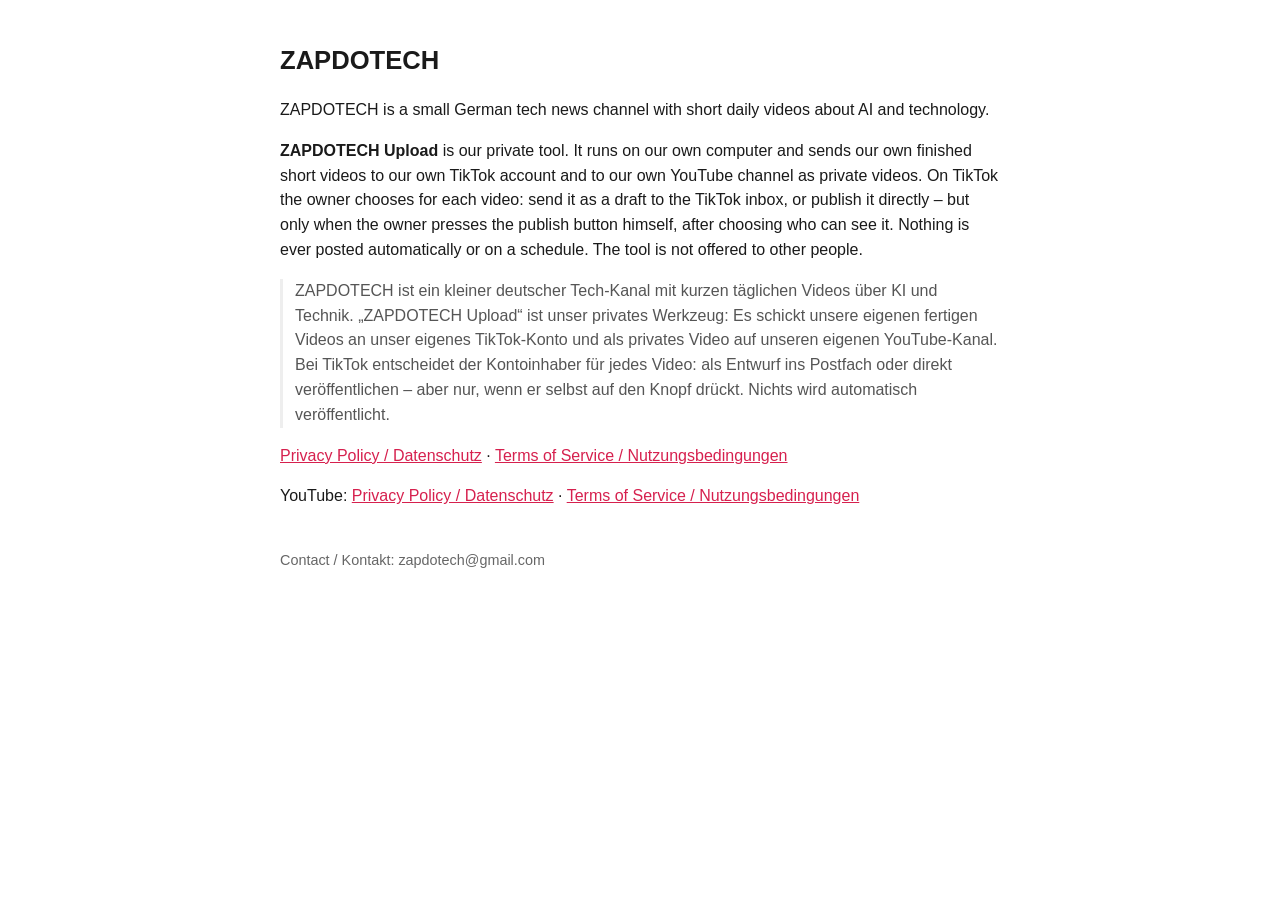
<file: index.html>
<!doctype html><html lang="en"><head><meta charset="utf-8"><meta name="viewport" content="width=device-width,initial-scale=1">
<title>ZAPDOTECH</title><link rel="stylesheet" href="stil.css"></head><body>
<h1>ZAPDOTECH</h1>
<p>ZAPDOTECH is a small German tech news channel with short daily videos about AI and technology.</p>
<p><strong>ZAPDOTECH Upload</strong> is our private tool. It runs on our own computer and sends our own finished short videos to our own TikTok account and to our own YouTube channel as private videos. On TikTok the owner chooses for each video: send it as a draft to the TikTok inbox, or publish it directly – but only when the owner presses the publish button himself, after choosing who can see it. Nothing is ever posted automatically or on a schedule. The tool is not offered to other people.</p>
<p class="de">ZAPDOTECH ist ein kleiner deutscher Tech-Kanal mit kurzen täglichen Videos über KI und Technik. „ZAPDOTECH Upload“ ist unser privates Werkzeug: Es schickt unsere eigenen fertigen Videos an unser eigenes TikTok-Konto und als privates Video auf unseren eigenen YouTube-Kanal. Bei TikTok entscheidet der Kontoinhaber für jedes Video: als Entwurf ins Postfach oder direkt veröffentlichen – aber nur, wenn er selbst auf den Knopf drückt. Nichts wird automatisch veröffentlicht.</p>
<p><a href="privacy.html">Privacy Policy / Datenschutz</a> · <a href="terms.html">Terms of Service / Nutzungsbedingungen</a></p>
<p>YouTube: <a href="youtube-privacy.html">Privacy Policy / Datenschutz</a> · <a href="youtube-terms.html">Terms of Service / Nutzungsbedingungen</a></p>
<footer>Contact / Kontakt: zapdotech@gmail.com</footer>
</body></html>
</file>
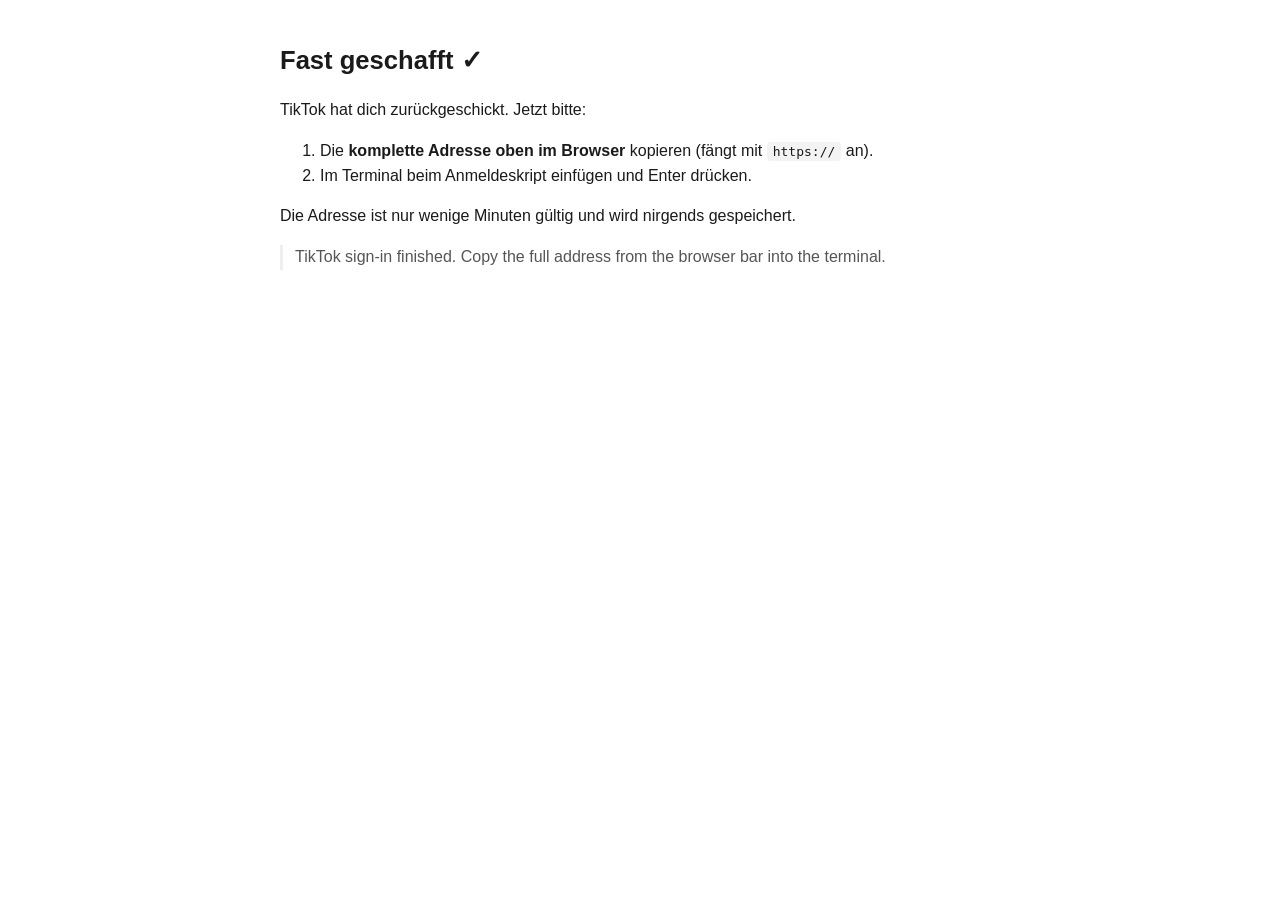
<file: tiktok/index.html>
<!doctype html><html lang="de"><head><meta charset="utf-8"><meta name="viewport" content="width=device-width,initial-scale=1">
<title>TikTok verbunden</title><link rel="stylesheet" href="../stil.css"></head><body>
<h1>Fast geschafft ✓</h1>
<p>TikTok hat dich zurückgeschickt. Jetzt bitte:</p>
<ol><li>Die <strong>komplette Adresse oben im Browser</strong> kopieren (fängt mit <code>https://</code> an).</li>
<li>Im Terminal beim Anmeldeskript einfügen und Enter drücken.</li></ol>
<p>Die Adresse ist nur wenige Minuten gültig und wird nirgends gespeichert.</p>
<p lang="en" class="de">TikTok sign-in finished. Copy the full address from the browser bar into the terminal.</p>
</body></html>
</file>
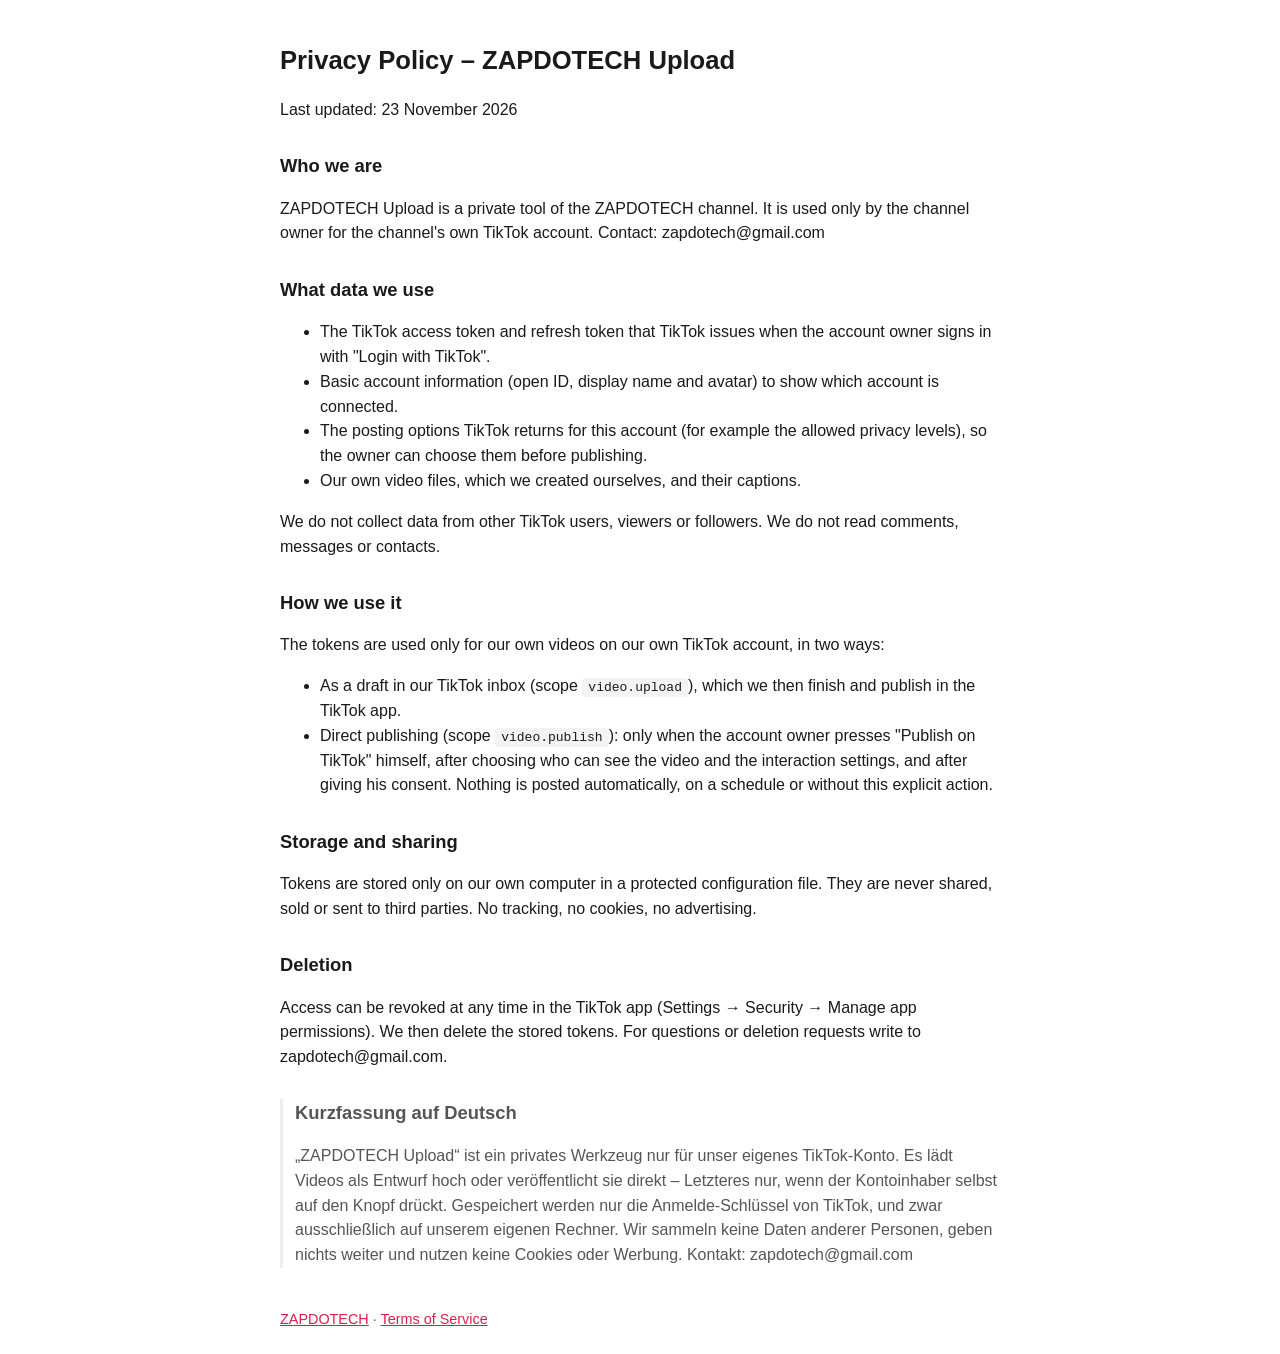
<file: privacy.html>
<!doctype html><html lang="en"><head><meta charset="utf-8"><meta name="viewport" content="width=device-width,initial-scale=1">
<title>Privacy Policy</title><link rel="stylesheet" href="stil.css"></head><body>
<h1>Privacy Policy – ZAPDOTECH Upload</h1>
<p>Last updated: 23 November 2026</p>
<h2>Who we are</h2>
<p>ZAPDOTECH Upload is a private tool of the ZAPDOTECH channel. It is used only by the channel owner for the channel's own TikTok account. Contact: zapdotech@gmail.com</p>
<h2>What data we use</h2>
<ul>
<li>The TikTok access token and refresh token that TikTok issues when the account owner signs in with "Login with TikTok".</li>
<li>Basic account information (open ID, display name and avatar) to show which account is connected.</li>
<li>The posting options TikTok returns for this account (for example the allowed privacy levels), so the owner can choose them before publishing.</li>
<li>Our own video files, which we created ourselves, and their captions.</li>
</ul>
<p>We do not collect data from other TikTok users, viewers or followers. We do not read comments, messages or contacts.</p>
<h2>How we use it</h2>
<p>The tokens are used only for our own videos on our own TikTok account, in two ways:</p>
<ul>
<li>As a draft in our TikTok inbox (scope <code>video.upload</code>), which we then finish and publish in the TikTok app.</li>
<li>Direct publishing (scope <code>video.publish</code>): only when the account owner presses "Publish on TikTok" himself, after choosing who can see the video and the interaction settings, and after giving his consent. Nothing is posted automatically, on a schedule or without this explicit action.</li>
</ul>
<h2>Storage and sharing</h2>
<p>Tokens are stored only on our own computer in a protected configuration file. They are never shared, sold or sent to third parties. No tracking, no cookies, no advertising.</p>
<h2>Deletion</h2>
<p>Access can be revoked at any time in the TikTok app (Settings → Security → Manage app permissions). We then delete the stored tokens. For questions or deletion requests write to zapdotech@gmail.com.</p>
<div class="de"><h2>Kurzfassung auf Deutsch</h2>
<p>„ZAPDOTECH Upload“ ist ein privates Werkzeug nur für unser eigenes TikTok-Konto. Es lädt Videos als Entwurf hoch oder veröffentlicht sie direkt – Letzteres nur, wenn der Kontoinhaber selbst auf den Knopf drückt. Gespeichert werden nur die Anmelde-Schlüssel von TikTok, und zwar ausschließlich auf unserem eigenen Rechner. Wir sammeln keine Daten anderer Personen, geben nichts weiter und nutzen keine Cookies oder Werbung. Kontakt: zapdotech@gmail.com</p></div>
<footer><a href="index.html">ZAPDOTECH</a> · <a href="terms.html">Terms of Service</a></footer>
</body></html>
</file>
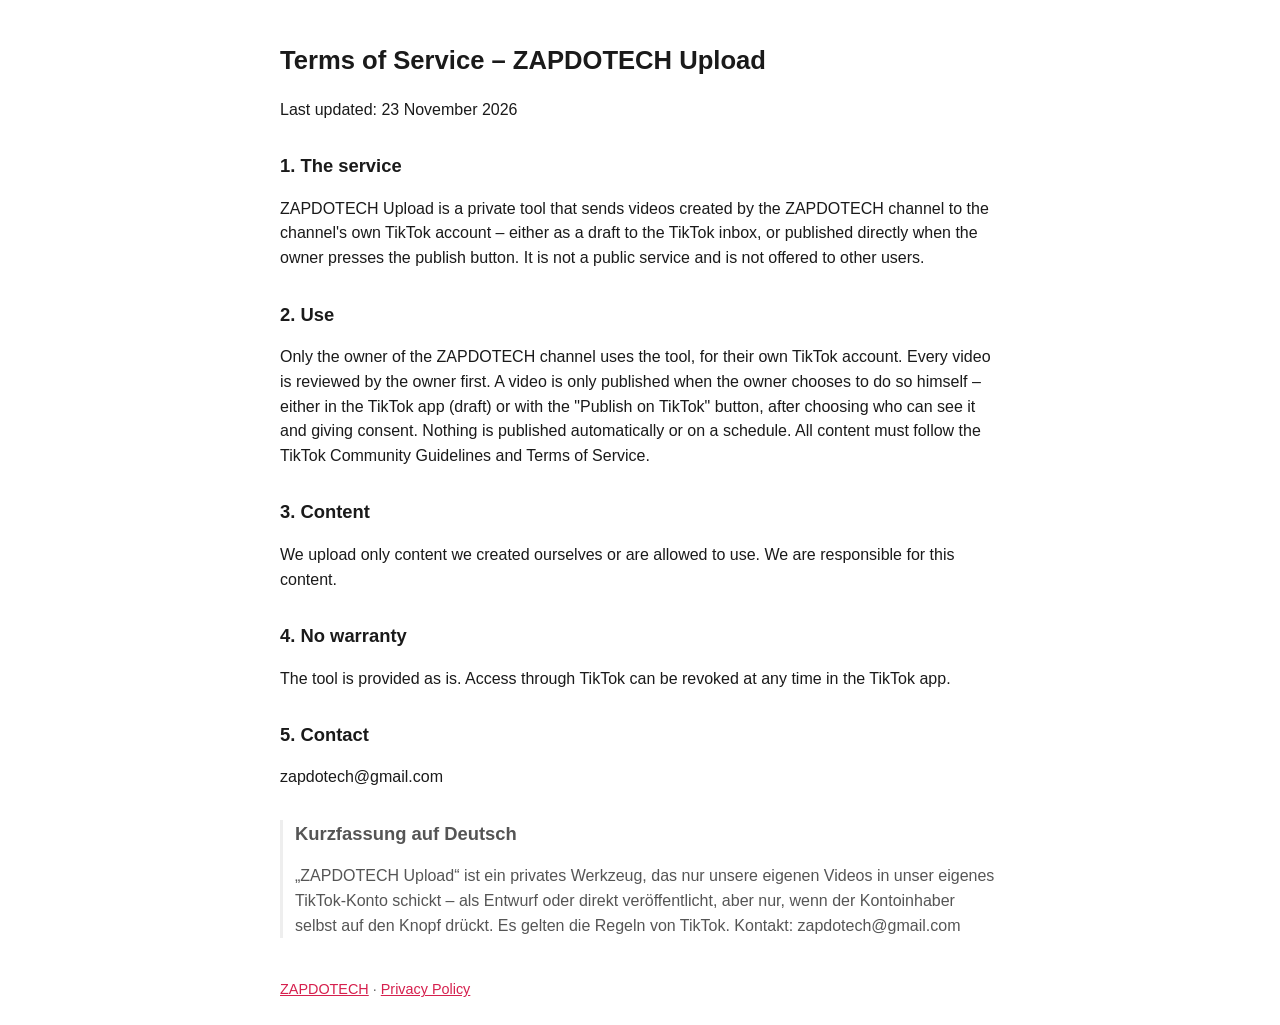
<file: terms.html>
<!doctype html><html lang="en"><head><meta charset="utf-8"><meta name="viewport" content="width=device-width,initial-scale=1">
<title>Terms of Service</title><link rel="stylesheet" href="stil.css"></head><body>
<h1>Terms of Service – ZAPDOTECH Upload</h1>
<p>Last updated: 23 November 2026</p>
<h2>1. The service</h2>
<p>ZAPDOTECH Upload is a private tool that sends videos created by the ZAPDOTECH channel to the channel's own TikTok account – either as a draft to the TikTok inbox, or published directly when the owner presses the publish button. It is not a public service and is not offered to other users.</p>
<h2>2. Use</h2>
<p>Only the owner of the ZAPDOTECH channel uses the tool, for their own TikTok account. Every video is reviewed by the owner first. A video is only published when the owner chooses to do so himself – either in the TikTok app (draft) or with the "Publish on TikTok" button, after choosing who can see it and giving consent. Nothing is published automatically or on a schedule. All content must follow the TikTok Community Guidelines and Terms of Service.</p>
<h2>3. Content</h2>
<p>We upload only content we created ourselves or are allowed to use. We are responsible for this content.</p>
<h2>4. No warranty</h2>
<p>The tool is provided as is. Access through TikTok can be revoked at any time in the TikTok app.</p>
<h2>5. Contact</h2>
<p>zapdotech@gmail.com</p>
<div class="de"><h2>Kurzfassung auf Deutsch</h2>
<p>„ZAPDOTECH Upload“ ist ein privates Werkzeug, das nur unsere eigenen Videos in unser eigenes TikTok-Konto schickt – als Entwurf oder direkt veröffentlicht, aber nur, wenn der Kontoinhaber selbst auf den Knopf drückt. Es gelten die Regeln von TikTok. Kontakt: zapdotech@gmail.com</p></div>
<footer><a href="index.html">ZAPDOTECH</a> · <a href="privacy.html">Privacy Policy</a></footer>
</body></html>
</file>
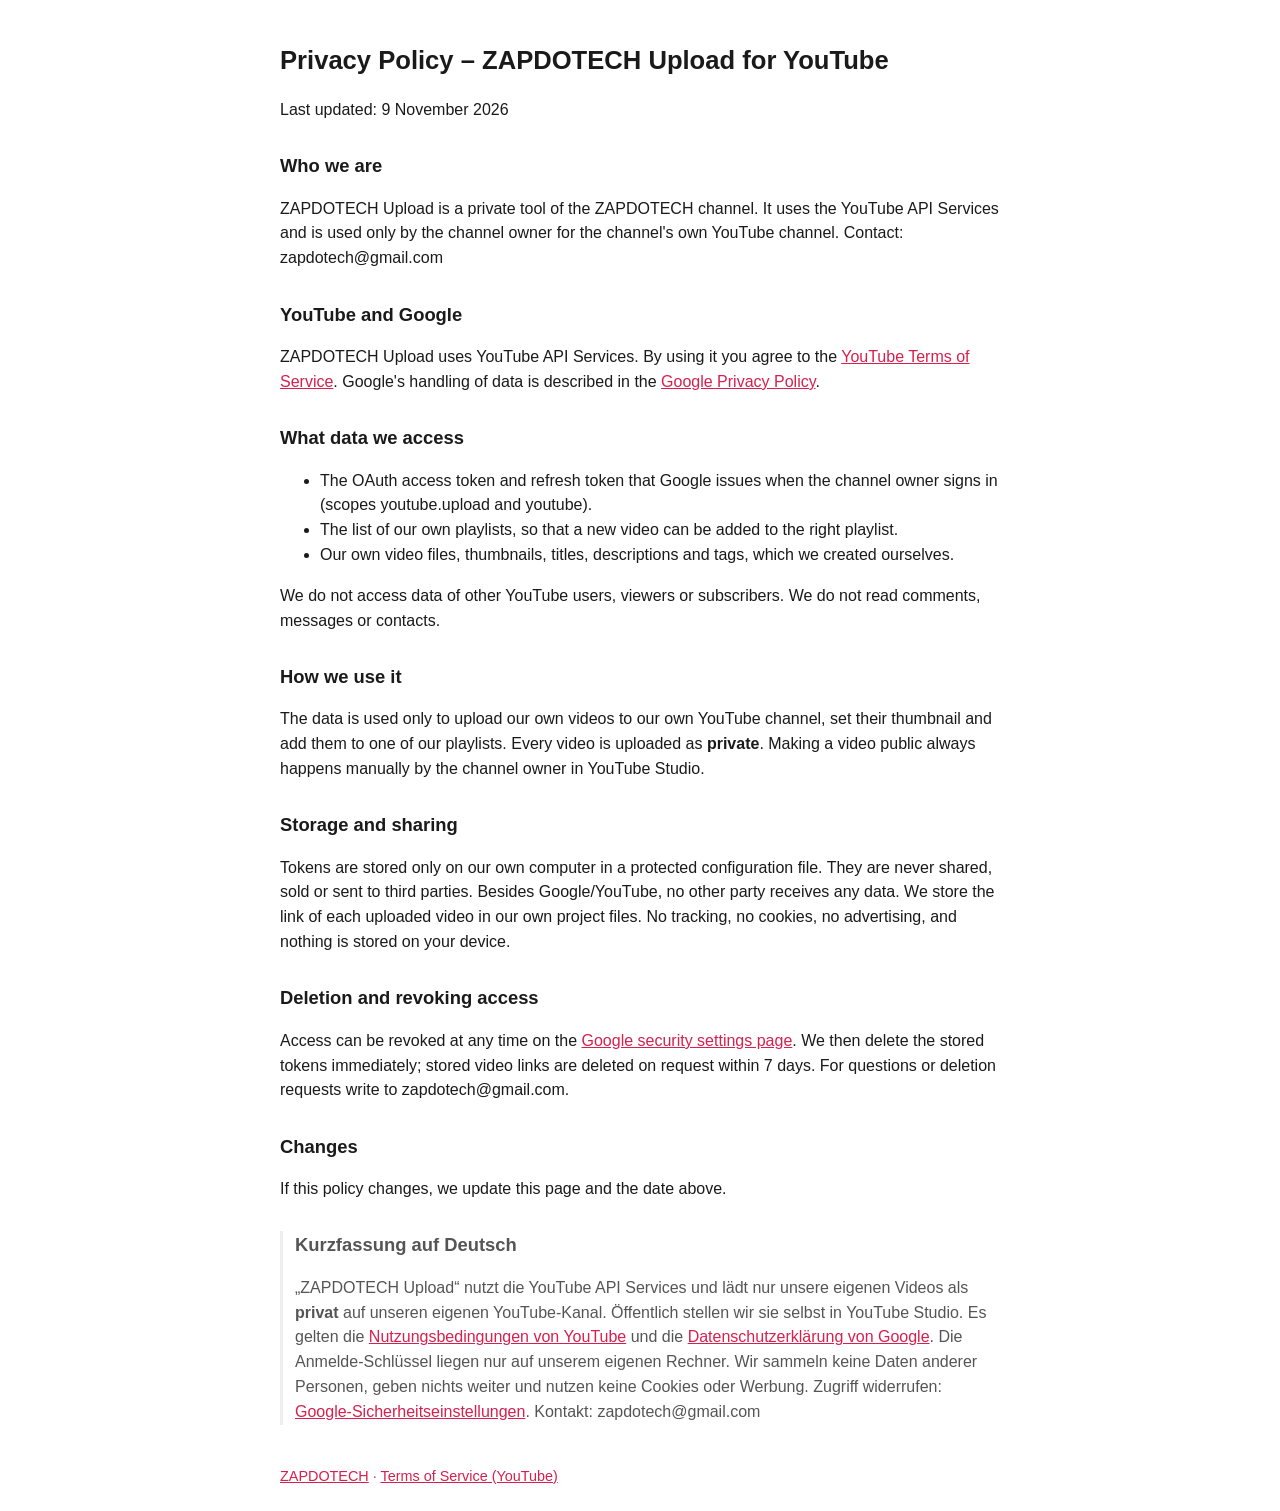
<file: youtube-privacy.html>
<!doctype html><html lang="en"><head><meta charset="utf-8"><meta name="viewport" content="width=device-width,initial-scale=1">
<title>Privacy Policy – YouTube</title><link rel="stylesheet" href="stil.css"></head><body>
<h1>Privacy Policy – ZAPDOTECH Upload for YouTube</h1>
<p>Last updated: 9 November 2026</p>
<h2>Who we are</h2>
<p>ZAPDOTECH Upload is a private tool of the ZAPDOTECH channel. It uses the YouTube API Services and is used only by the channel owner for the channel's own YouTube channel. Contact: zapdotech@gmail.com</p>
<h2>YouTube and Google</h2>
<p>ZAPDOTECH Upload uses YouTube API Services. By using it you agree to the <a href="https://www.youtube.com/t/terms">YouTube Terms of Service</a>. Google's handling of data is described in the <a href="https://policies.google.com/privacy">Google Privacy Policy</a>.</p>
<h2>What data we access</h2>
<ul>
<li>The OAuth access token and refresh token that Google issues when the channel owner signs in (scopes youtube.upload and youtube).</li>
<li>The list of our own playlists, so that a new video can be added to the right playlist.</li>
<li>Our own video files, thumbnails, titles, descriptions and tags, which we created ourselves.</li>
</ul>
<p>We do not access data of other YouTube users, viewers or subscribers. We do not read comments, messages or contacts.</p>
<h2>How we use it</h2>
<p>The data is used only to upload our own videos to our own YouTube channel, set their thumbnail and add them to one of our playlists. Every video is uploaded as <strong>private</strong>. Making a video public always happens manually by the channel owner in YouTube Studio.</p>
<h2>Storage and sharing</h2>
<p>Tokens are stored only on our own computer in a protected configuration file. They are never shared, sold or sent to third parties. Besides Google/YouTube, no other party receives any data. We store the link of each uploaded video in our own project files. No tracking, no cookies, no advertising, and nothing is stored on your device.</p>
<h2>Deletion and revoking access</h2>
<p>Access can be revoked at any time on the <a href="https://security.google.com/settings/security/permissions">Google security settings page</a>. We then delete the stored tokens immediately; stored video links are deleted on request within 7 days. For questions or deletion requests write to zapdotech@gmail.com.</p>
<h2>Changes</h2>
<p>If this policy changes, we update this page and the date above.</p>
<div class="de"><h2>Kurzfassung auf Deutsch</h2>
<p>„ZAPDOTECH Upload“ nutzt die YouTube API Services und lädt nur unsere eigenen Videos als <strong>privat</strong> auf unseren eigenen YouTube-Kanal. Öffentlich stellen wir sie selbst in YouTube Studio. Es gelten die <a href="https://www.youtube.com/t/terms">Nutzungsbedingungen von YouTube</a> und die <a href="https://policies.google.com/privacy">Datenschutzerklärung von Google</a>. Die Anmelde-Schlüssel liegen nur auf unserem eigenen Rechner. Wir sammeln keine Daten anderer Personen, geben nichts weiter und nutzen keine Cookies oder Werbung. Zugriff widerrufen: <a href="https://security.google.com/settings/security/permissions">Google-Sicherheitseinstellungen</a>. Kontakt: zapdotech@gmail.com</p></div>
<footer><a href="index.html">ZAPDOTECH</a> · <a href="youtube-terms.html">Terms of Service (YouTube)</a></footer>
</body></html>
</file>
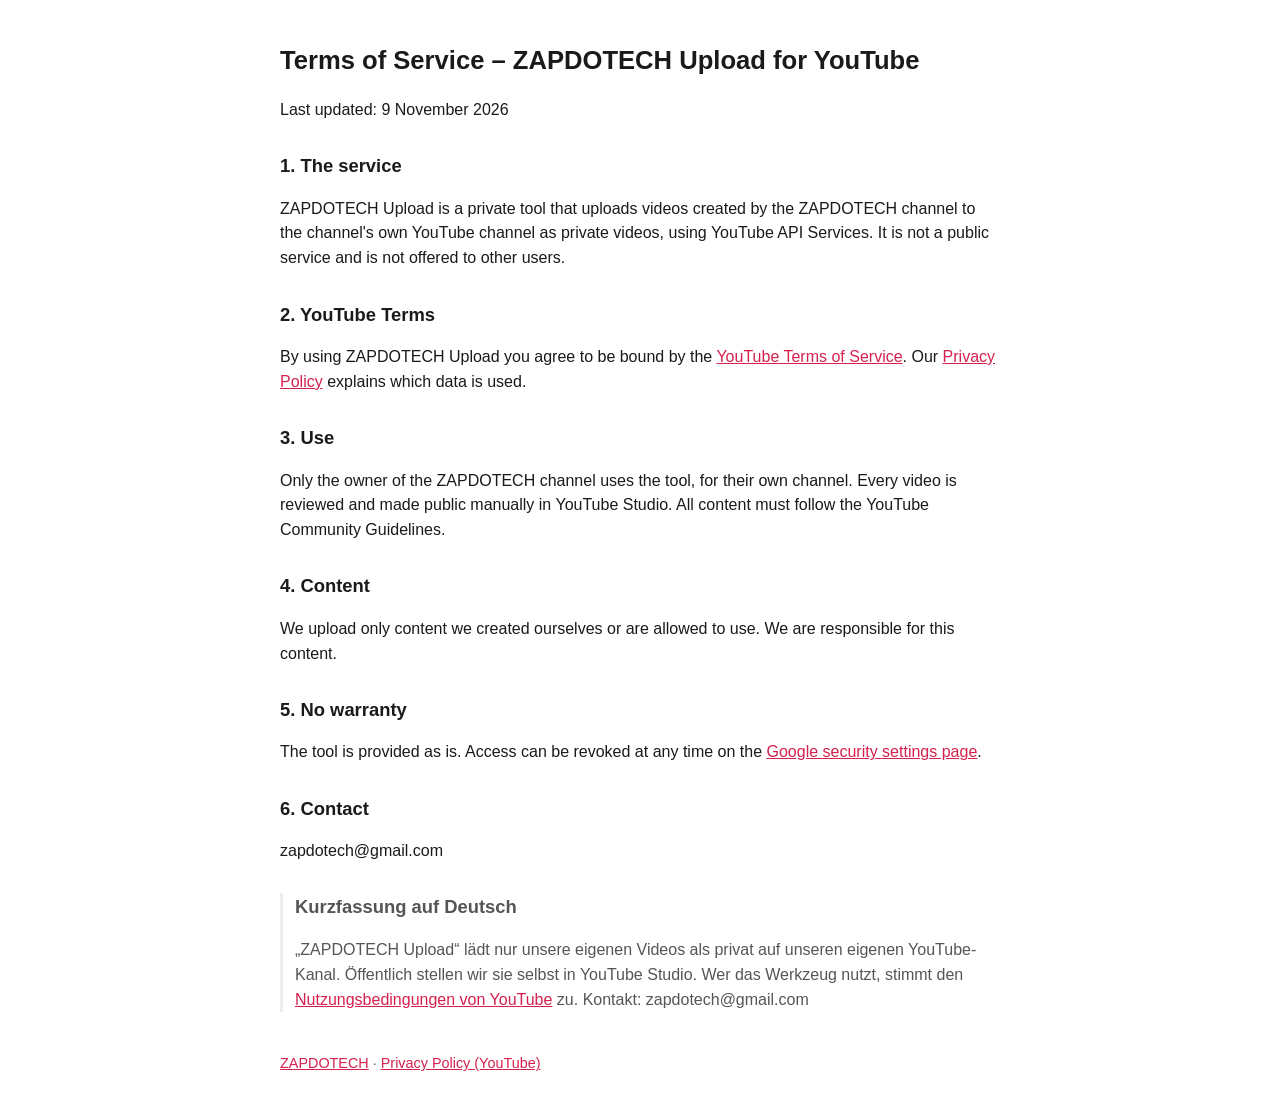
<file: youtube-terms.html>
<!doctype html><html lang="en"><head><meta charset="utf-8"><meta name="viewport" content="width=device-width,initial-scale=1">
<title>Terms of Service – YouTube</title><link rel="stylesheet" href="stil.css"></head><body>
<h1>Terms of Service – ZAPDOTECH Upload for YouTube</h1>
<p>Last updated: 9 November 2026</p>
<h2>1. The service</h2>
<p>ZAPDOTECH Upload is a private tool that uploads videos created by the ZAPDOTECH channel to the channel's own YouTube channel as private videos, using YouTube API Services. It is not a public service and is not offered to other users.</p>
<h2>2. YouTube Terms</h2>
<p>By using ZAPDOTECH Upload you agree to be bound by the <a href="https://www.youtube.com/t/terms">YouTube Terms of Service</a>. Our <a href="youtube-privacy.html">Privacy Policy</a> explains which data is used.</p>
<h2>3. Use</h2>
<p>Only the owner of the ZAPDOTECH channel uses the tool, for their own channel. Every video is reviewed and made public manually in YouTube Studio. All content must follow the YouTube Community Guidelines.</p>
<h2>4. Content</h2>
<p>We upload only content we created ourselves or are allowed to use. We are responsible for this content.</p>
<h2>5. No warranty</h2>
<p>The tool is provided as is. Access can be revoked at any time on the <a href="https://security.google.com/settings/security/permissions">Google security settings page</a>.</p>
<h2>6. Contact</h2>
<p>zapdotech@gmail.com</p>
<div class="de"><h2>Kurzfassung auf Deutsch</h2>
<p>„ZAPDOTECH Upload“ lädt nur unsere eigenen Videos als privat auf unseren eigenen YouTube-Kanal. Öffentlich stellen wir sie selbst in YouTube Studio. Wer das Werkzeug nutzt, stimmt den <a href="https://www.youtube.com/t/terms">Nutzungsbedingungen von YouTube</a> zu. Kontakt: zapdotech@gmail.com</p></div>
<footer><a href="index.html">ZAPDOTECH</a> · <a href="youtube-privacy.html">Privacy Policy (YouTube)</a></footer>
</body></html>
</file>
<file: stil.css>
body{font-family:-apple-system,Segoe UI,Roboto,sans-serif;max-width:720px;margin:0 auto;padding:24px 16px;line-height:1.55;color:#1a1a1a;background:#fff}
h1{font-size:1.6em}h2{font-size:1.15em;margin-top:1.6em}a{color:#d6204e}
.de{color:#555;border-left:3px solid #eee;padding-left:12px}
footer{margin-top:40px;font-size:.9em;color:#666}
code{background:#f3f3f3;padding:2px 6px;border-radius:4px;word-break:break-all}
</file>
